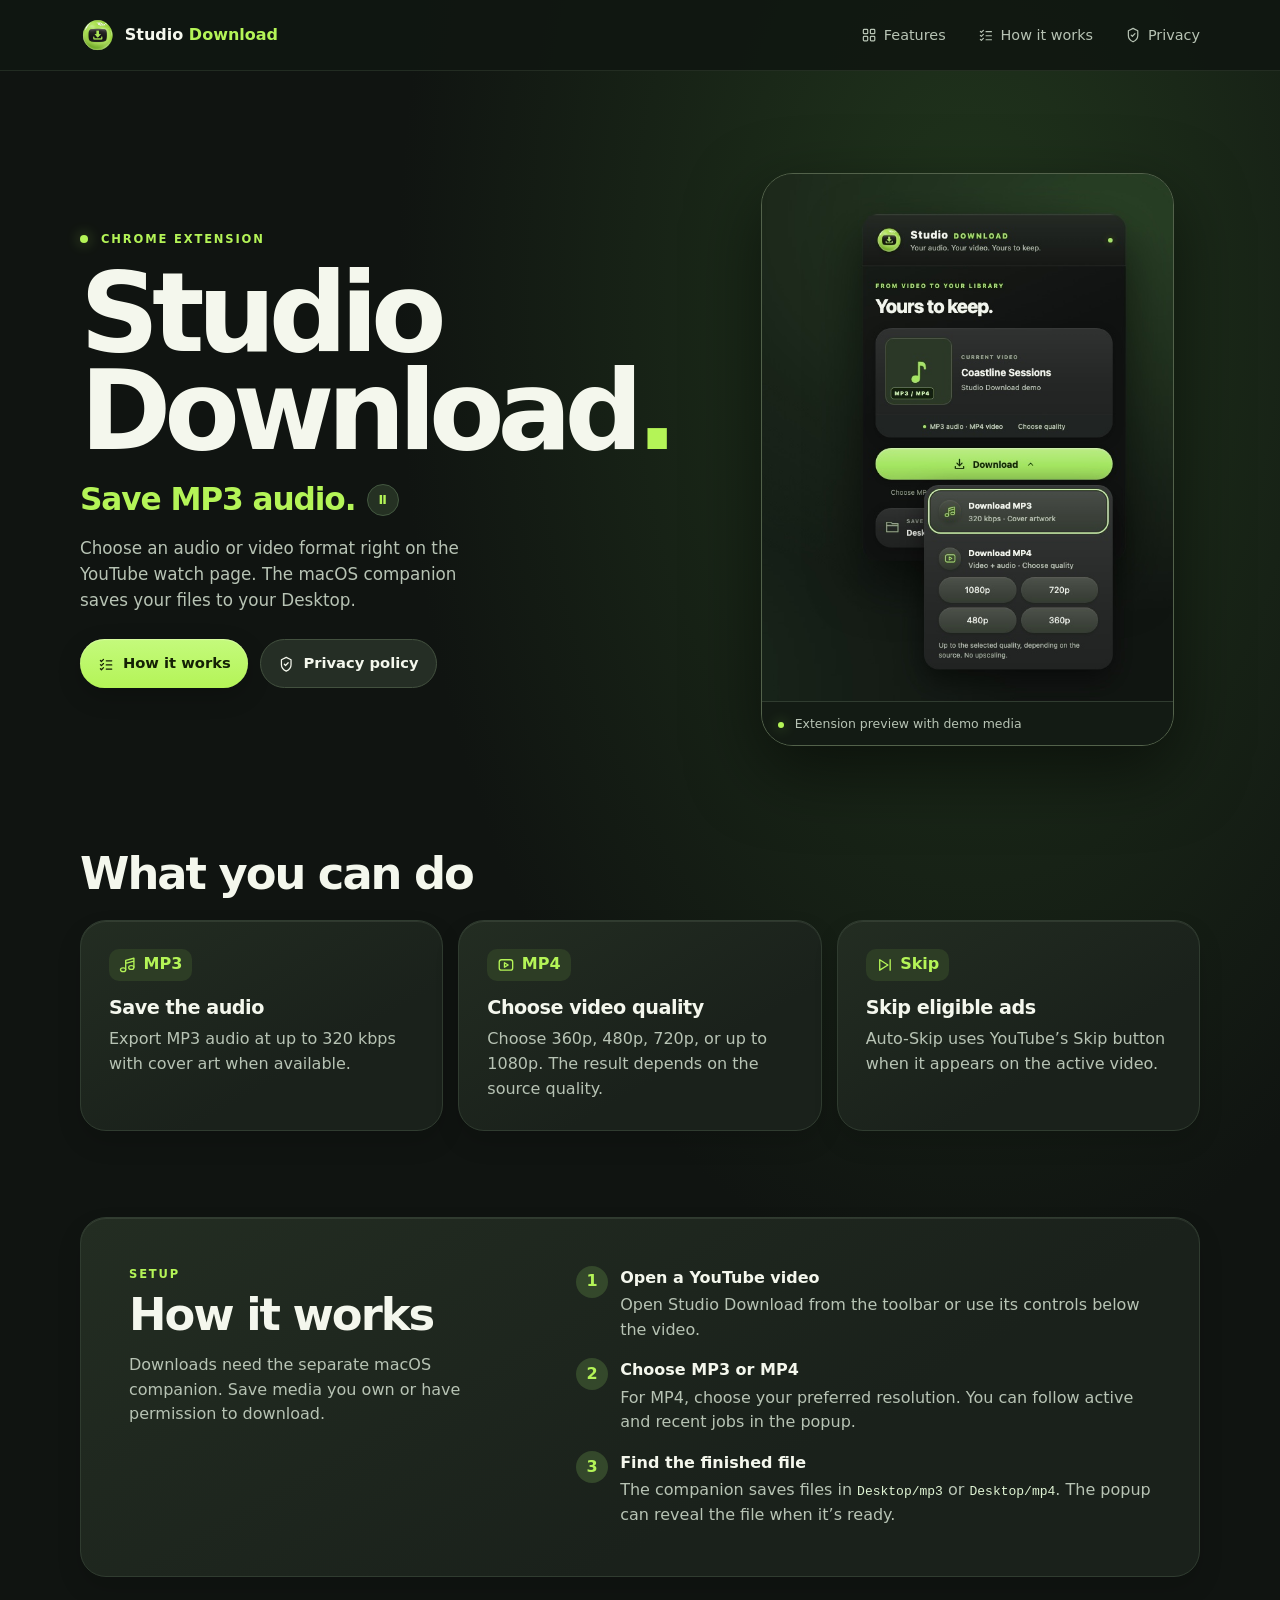
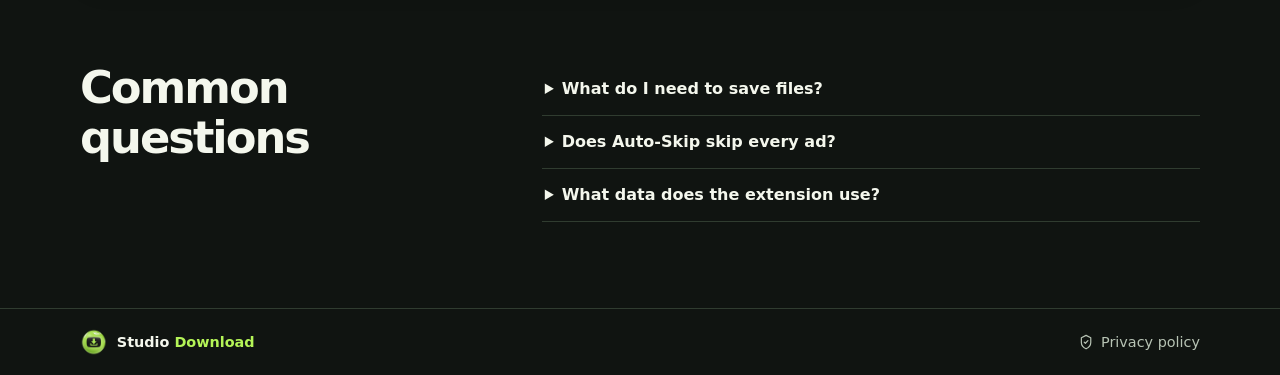
<file: index.html>
<!doctype html>
<html lang="en">
<head>
  <meta charset="utf-8">
  <meta name="viewport" content="width=device-width, initial-scale=1">
  <meta name="description" content="Studio Download adds MP3, MP4 and Auto-Skip controls to YouTube. Learn how it works, what it requires and how it handles your data.">
  <meta name="theme-color" content="#101411">
  <link rel="icon" href="./studio-download-icon.png" type="image/png">
  <link rel="stylesheet" href="./styles.css">
  <script src="./live-text.js" defer></script>
  <title>Studio Download · Audio & Video</title>
</head>
<body>
  <a class="skip-link" href="#main">Skip to content</a>
  <header class="site-header">
    <div class="nav-shell">
      <a class="brand" href="./"><img class="brand-mark" src="./studio-download-icon.png" width="36" height="36" alt=""><span>Studio <strong>Download</strong></span></a>
      <nav class="site-nav" aria-label="Main">
        <a href="#features"><svg class="icon" viewBox="0 0 24 24" aria-hidden="true" focusable="false"><rect x="3.5" y="3.5" width="6.5" height="6.5" rx="1.2"/><rect x="14" y="3.5" width="6.5" height="6.5" rx="1.2"/><rect x="3.5" y="14" width="6.5" height="6.5" rx="1.2"/><rect x="14" y="14" width="6.5" height="6.5" rx="1.2"/></svg>Features</a>
        <a href="#how-it-works"><svg class="icon" viewBox="0 0 24 24" aria-hidden="true" focusable="false"><path d="m3.5 6.5 1.5 1.5L8 5m-4.5 7.5L5 14l3-3m-4.5 7.5L5 20l3-3M12 7h8m-8 6h8m-8 6h8"/></svg>How it works</a>
        <a href="./privacy.html"><svg class="icon" viewBox="0 0 24 24" aria-hidden="true" focusable="false"><path d="M12 22s7-3.3 7-9.4V5.5L12 2 5 5.5v7.1C5 18.7 12 22 12 22Z"/><path d="m9.2 12 1.8 1.8 3.8-4"/></svg>Privacy</a>
      </nav>
    </div>
  </header>
  <main id="main">
    <section class="hero shell" aria-labelledby="hero-title">
      <div class="hero-copy">
        <p class="eyebrow"><span></span> Chrome extension</p>
        <h1 id="hero-title">Studio<br>Download<span>.</span></h1>
        <div class="live-line">
          <span class="sr-only">Save MP3 audio, save MP4 video, or skip eligible ads.</span>
          <span id="live-text" aria-hidden="true">Save MP3 audio.</span>
          <button id="motion-toggle" class="motion-toggle" type="button" hidden aria-label="Pause animated text" title="Pause animated text">Ⅱ</button>
        </div>
        <p class="intro">Choose an audio or video format right on the YouTube watch page. The macOS companion saves your files to your Desktop.</p>
        <div class="hero-actions">
          <a class="button button-primary" href="#how-it-works"><svg class="icon" viewBox="0 0 24 24" aria-hidden="true" focusable="false"><path d="m3.5 6.5 1.5 1.5L8 5m-4.5 7.5L5 14l3-3m-4.5 7.5L5 20l3-3M12 7h8m-8 6h8m-8 6h8"/></svg>How it works</a>
          <a class="button button-secondary" href="./privacy.html"><svg class="icon" viewBox="0 0 24 24" aria-hidden="true" focusable="false"><path d="M12 22s7-3.3 7-9.4V5.5L12 2 5 5.5v7.1C5 18.7 12 22 12 22Z"/><path d="m9.2 12 1.8 1.8 3.8-4"/></svg>Privacy policy</a>
        </div>
      </div>
      <figure class="preview">
        <div class="preview-image"><img src="./studio-download-preview.jpg" width="1280" height="800" alt="Studio Download popup showing MP3 with cover art and MP4 choices from 360p to 1080p for a demo video."></div>
        <figcaption><span></span> Extension preview with demo media</figcaption>
      </figure>
    </section>
    <section class="section shell" id="features" aria-labelledby="features-title">
      <h2 id="features-title">What you can do</h2>
      <div class="features">
        <article class="card"><span class="tag"><svg class="icon" viewBox="0 0 24 24" aria-hidden="true" focusable="false"><path d="M9 18V6l11-3v12M9 10l11-3"/><ellipse cx="5.5" cy="18.5" rx="3.5" ry="2.5"/><ellipse cx="16.5" cy="15.5" rx="3.5" ry="2.5"/></svg>MP3</span><h3>Save the audio</h3><p>Export MP3 audio at up to 320 kbps with cover art when available.</p></article>
        <article class="card"><span class="tag"><svg class="icon" viewBox="0 0 24 24" aria-hidden="true" focusable="false"><rect x="3" y="5" width="18" height="14" rx="3"/><path d="m10 9 5 3-5 3Z"/></svg>MP4</span><h3>Choose video quality</h3><p>Choose 360p, 480p, 720p, or up to 1080p. The result depends on the source quality.</p></article>
        <article class="card"><span class="tag"><svg class="icon" viewBox="0 0 24 24" aria-hidden="true" focusable="false"><path d="m5 5 11 7-11 7V5Zm14 0v14"/></svg>Skip</span><h3>Skip eligible ads</h3><p>Auto-Skip uses YouTube’s Skip button when it appears on the active video.</p></article>
      </div>
    </section>
    <section class="section shell" id="how-it-works" aria-labelledby="steps-title">
      <div class="steps-card">
        <div><p class="eyebrow">Setup</p><h2 id="steps-title">How it works</h2><p>Downloads need the separate macOS companion. Save media you own or have permission to download.</p></div>
        <ol class="steps">
          <li><div><strong>Open a YouTube video</strong><p>Open Studio Download from the toolbar or use its controls below the video.</p></div></li>
          <li><div><strong>Choose MP3 or MP4</strong><p>For MP4, choose your preferred resolution. You can follow active and recent jobs in the popup.</p></div></li>
          <li><div><strong>Find the finished file</strong><p>The companion saves files in <code>Desktop/mp3</code> or <code>Desktop/mp4</code>. The popup can reveal the file when it’s ready.</p></div></li>
        </ol>
      </div>
    </section>
    <section class="section shell faq" aria-labelledby="faq-title">
      <h2 id="faq-title">Common questions</h2>
      <div>
        <details><summary>What do I need to save files?</summary><p>Use Chrome and install the Studio Download macOS companion separately. The companion performs the download and conversion.</p></details>
        <details><summary>Does Auto-Skip skip every ad?</summary><p>It works when YouTube shows a usable Skip button. Ads without one can still play.</p></details>
        <details><summary>What data does the extension use?</summary><p>It reads details about the current YouTube video and stores recent jobs locally. The companion contacts YouTube’s media services when you request a download. <a href="./privacy.html">Read the full privacy policy</a>.</p></details>
      </div>
    </section>
  </main>
  <footer class="site-footer">
    <div class="nav-shell">
      <a class="brand" href="./index.html"><img class="brand-mark" src="./studio-download-icon.png" width="28" height="28" alt=""><span>Studio <strong>Download</strong></span></a>
      <a class="footer-link" href="./privacy.html"><svg class="icon" viewBox="0 0 24 24" aria-hidden="true" focusable="false"><path d="M12 22s7-3.3 7-9.4V5.5L12 2 5 5.5v7.1C5 18.7 12 22 12 22Z"/><path d="m9.2 12 1.8 1.8 3.8-4"/></svg>Privacy policy</a>
    </div>
  </footer>
</body>
</html>
</file>
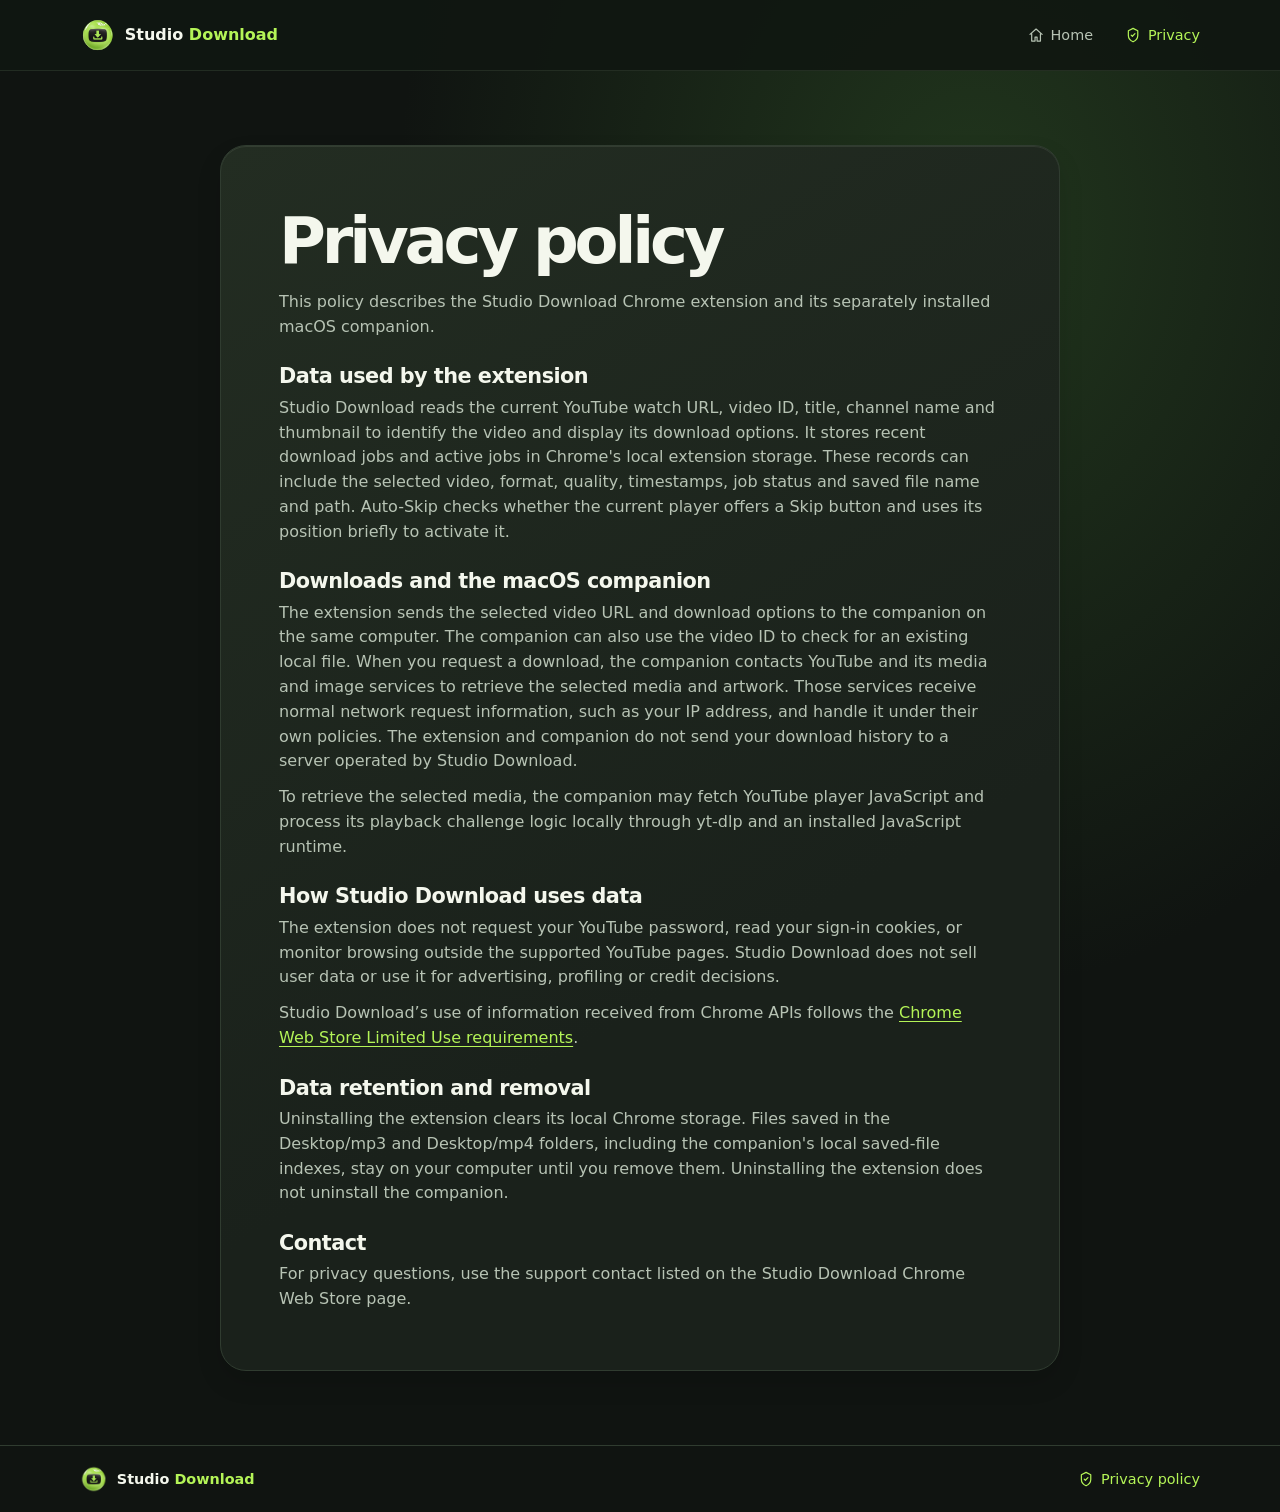
<file: privacy.html>
<!doctype html>
<html lang="en">
<head>
  <meta charset="utf-8">
  <meta name="viewport" content="width=device-width, initial-scale=1">
  <meta name="description" content="How Studio Download handles data in its Chrome extension and macOS companion.">
  <meta name="color-scheme" content="dark">
  <title>Privacy policy | Studio Download</title>
  <link rel="icon" href="./studio-download-icon.png" type="image/png">
  <link rel="stylesheet" href="./styles.css">
</head>
<body>
  <header class="site-header">
    <div class="nav-shell">
      <a class="brand" href="./index.html">
        <img class="brand-mark" src="./studio-download-icon.png" width="36" height="36" alt="">
        <span>Studio <strong>Download</strong></span>
      </a>
      <nav class="site-nav" aria-label="Main navigation">
        <a href="./index.html"><svg class="icon" viewBox="0 0 24 24" aria-hidden="true" focusable="false"><path d="m3 11 9-8 9 8M5.5 9.5V21h5v-6h3v6h5V9.5"/></svg>Home</a>
        <a href="./privacy.html" aria-current="page"><svg class="icon" viewBox="0 0 24 24" aria-hidden="true" focusable="false"><path d="M12 22s7-3.3 7-9.4V5.5L12 2 5 5.5v7.1C5 18.7 12 22 12 22Z"/><path d="m9.2 12 1.8 1.8 3.8-4"/></svg>Privacy</a>
      </nav>
    </div>
  </header>

  <main class="policy-main">
    <article class="policy-shell">
      <header>
        <h1>Privacy policy</h1>
        <p>This policy describes the Studio Download Chrome extension and its separately installed macOS companion.</p>
      </header>

      <section aria-labelledby="extension-data">
        <h2 id="extension-data">Data used by the extension</h2>
        <p>Studio Download reads the current YouTube watch URL, video ID, title, channel name and thumbnail to identify the video and display its download options. It stores recent download jobs and active jobs in Chrome's local extension storage. These records can include the selected video, format, quality, timestamps, job status and saved file name and path. Auto-Skip checks whether the current player offers a Skip button and uses its position briefly to activate it.</p>
      </section>

      <section aria-labelledby="companion">
        <h2 id="companion">Downloads and the macOS companion</h2>
        <p>The extension sends the selected video URL and download options to the companion on the same computer. The companion can also use the video ID to check for an existing local file. When you request a download, the companion contacts YouTube and its media and image services to retrieve the selected media and artwork. Those services receive normal network request information, such as your IP address, and handle it under their own policies. The extension and companion do not send your download history to a server operated by Studio Download.</p>
        <p>To retrieve the selected media, the companion may fetch YouTube player JavaScript and process its playback challenge logic locally through yt-dlp and an installed JavaScript runtime.</p>
      </section>

      <section aria-labelledby="use">
        <h2 id="use">How Studio Download uses data</h2>
        <p>The extension does not request your YouTube password, read your sign-in cookies, or monitor browsing outside the supported YouTube pages. Studio Download does not sell user data or use it for advertising, profiling or credit decisions.</p>
        <p>Studio Download’s use of information received from Chrome APIs follows the <a href="https://developer.chrome.com/docs/webstore/program-policies/limited-use">Chrome Web Store Limited Use requirements</a>.</p>
      </section>

      <section aria-labelledby="removal">
        <h2 id="removal">Data retention and removal</h2>
        <p>Uninstalling the extension clears its local Chrome storage. Files saved in the Desktop/mp3 and Desktop/mp4 folders, including the companion's local saved-file indexes, stay on your computer until you remove them. Uninstalling the extension does not uninstall the companion.</p>
      </section>

      <section aria-labelledby="contact">
        <h2 id="contact">Contact</h2>
        <p>For privacy questions, use the support contact listed on the Studio Download Chrome Web Store page.</p>
      </section>
    </article>
  </main>

  <footer class="site-footer">
    <div class="nav-shell">
      <a class="brand" href="./index.html"><img class="brand-mark" src="./studio-download-icon.png" width="28" height="28" alt=""><span>Studio <strong>Download</strong></span></a>
      <a class="footer-link" href="./privacy.html" aria-current="page"><svg class="icon" viewBox="0 0 24 24" aria-hidden="true" focusable="false"><path d="M12 22s7-3.3 7-9.4V5.5L12 2 5 5.5v7.1C5 18.7 12 22 12 22Z"/><path d="m9.2 12 1.8 1.8 3.8-4"/></svg>Privacy policy</a>
    </div>
  </footer>
</body>
</html>
</file>
<file: styles.css>
:root{color-scheme:dark;--bg:#101411;--panel:#1a211b;--edge:#303c30;--ink:#f4f7ed;--muted:#b7c3b4;--lime:#b4f457;--dark:#152105;--radius:26px;--shell:min(1120px,calc(100% - 48px));font-family:Inter,system-ui,-apple-system,BlinkMacSystemFont,"Segoe UI",sans-serif}
*,*::before,*::after{box-sizing:border-box}
body{margin:0;background:radial-gradient(ellipse at 76% 15%,#21361d 0,transparent 36rem),var(--bg);color:var(--ink);line-height:1.55}
a{color:inherit;text-underline-offset:.2em}
a:focus-visible,button:focus-visible,summary:focus-visible{outline:2px solid var(--lime);outline-offset:5px}
img{display:block;max-width:100%}
h1,h2,h3,p,figure{margin:0}
h2{font-size:clamp(1.8rem,3.5vw,2.8rem);letter-spacing:-.045em;line-height:1.12}
p{color:var(--muted)}
.shell,.nav-shell{width:var(--shell);margin-inline:auto}
.site-header{border-bottom:1px solid #a5c39521;background:#101611e8}
.nav-shell{display:flex;align-items:center;justify-content:space-between;gap:1rem;min-height:70px}
.brand{display:inline-flex;gap:.55rem;align-items:center;text-decoration:none;font-weight:800;white-space:nowrap}
.brand strong{color:var(--lime)}
.brand-mark{width:36px;height:36px;object-fit:contain}
.icon{width:1.12em;height:1.12em;flex:none;fill:none;stroke:currentColor;stroke-width:1.8;stroke-linecap:round;stroke-linejoin:round}
.site-nav{display:flex;gap:clamp(.7rem,3vw,2rem);align-items:center}
.site-nav a,.footer-link{display:inline-flex;align-items:center;gap:.42rem;color:var(--muted);text-decoration:none;font-size:.9rem;white-space:nowrap}
.site-nav a:hover,.site-nav a[aria-current="page"],.footer-link:hover,.footer-link[aria-current="page"]{color:var(--lime)}
.hero{display:grid;grid-template-columns:1.06fr .94fr;align-items:center;gap:clamp(28px,7vw,110px);padding-block:clamp(54px,8vw,105px)}
.eyebrow{color:var(--lime);font-size:.72rem;font-weight:800;letter-spacing:.16em;text-transform:uppercase}
.eyebrow span,.preview figcaption span{display:inline-block;width:8px;height:8px;border-radius:50%;background:var(--lime);margin-right:.45rem;box-shadow:0 0 14px #b4f4587f}
.hero h1{font-size:clamp(3.25rem,8.6vw,7.6rem);letter-spacing:-.065em;line-height:.89;margin:1rem 0 1.25rem}
.hero h1 span,.live-line{color:var(--lime)}
.live-line{display:flex;align-items:center;gap:.7rem;font-size:clamp(1.18rem,3vw,1.95rem);line-height:1.2;font-weight:760;min-height:2.2rem;letter-spacing:-.035em}
.live-line.swap #live-text{animation:appear .32s ease-out}
@keyframes appear{from{opacity:0;transform:translateY(.24em)}to{opacity:1;transform:translateY(0)}}
.motion-toggle{background:#253123;color:var(--lime);border:1px solid #435840;border-radius:50%;width:2rem;height:2rem;font:inherit;font-size:.8rem;cursor:pointer;flex:none}
.intro{max-width:38ch;margin-top:1rem;font-size:1.05rem}
.hero-actions{display:flex;flex-wrap:wrap;gap:.7rem;margin-top:1.65rem}
.button{display:inline-flex;align-items:center;gap:.55rem;border-radius:999px;padding:.77rem 1.1rem;text-decoration:none;font-weight:750;font-size:.92rem}
.button-primary{background:linear-gradient(#c4fa7c,var(--lime));color:var(--dark);box-shadow:inset 0 1px 1px #efffcd80,0 8px 24px #0003}
.button-secondary{background:#252e25;border:1px solid #43513f}
.button:hover{filter:brightness(1.12)}
.preview{position:relative;overflow:hidden;isolation:isolate;border-radius:32px;border:1px solid #53624b;background:#1a261a;box-shadow:0 25px 70px #0008,inset 0 1px 0 #e7ffcb25;max-width:440px;width:100%;justify-self:end}
.preview-image{aspect-ratio: .78;overflow:hidden}
.preview-image img{width:100%;height:100%;object-fit:cover;object-position:90% center}
.preview figcaption{font-size:.78rem;padding:.74rem 1rem;background:#131b14;color:var(--muted);border-top:1px solid var(--edge)}
.preview figcaption span{width:6px;height:6px}
.section{padding-bottom:clamp(45px,7vw,86px);scroll-margin-top:1.4rem}
.features{display:grid;grid-template-columns:repeat(3,1fr);gap:15px;margin-top:1.3rem}
.card,.steps-card,.policy-shell{border:1px solid var(--edge);border-radius:var(--radius);background:linear-gradient(150deg,#232d22,var(--panel) 65%);box-shadow:inset 0 1px 0 #efffe015,0 12px 24px #0002}
.card{padding:clamp(18px,3vw,28px)}
.tag{display:inline-flex;gap:.42rem;background:#2d3d25;color:var(--lime);font-weight:800;min-height:32px;align-items:center;padding:0 .62rem;border-radius:10px}
.card h3{font-size:1.2rem;letter-spacing:-.025em;margin:.7rem 0 .3rem}
.steps-card{display:grid;grid-template-columns:.8fr 1.2fr;gap:clamp(20px,5vw,64px);padding:clamp(22px,5vw,48px)}
.steps-card h2{margin:.4rem 0 .8rem}
.steps{margin:0;padding:0;counter-reset:step;list-style:none}
.steps li{display:flex;gap:.75rem;align-items:flex-start;counter-increment:step}
.steps li+li{margin-top:1rem}
.steps li::before{content:counter(step);display:grid;place-items:center;width:32px;height:32px;flex:none;border-radius:50%;background:#34482b;color:var(--lime);font-weight:800}
.steps p{margin-top:.15rem}
code{overflow-wrap:anywhere;color:#e0f4d4}
.faq{display:grid;grid-template-columns:.8fr 1.2fr;gap:1.5rem}
details{border-bottom:1px solid var(--edge);padding:.85rem .15rem}
summary{cursor:pointer;font-weight:700}
details p{margin-top:.55rem}
details a,.policy-shell a{color:var(--lime)}
.site-footer{border-top:1px solid var(--edge);color:var(--muted)}
.site-footer .nav-shell{min-height:66px}
.site-footer .brand{color:var(--ink);font-size:.9rem}
.site-footer .brand-mark{width:28px;height:28px}
.policy-main{width:min(840px,calc(100% - 36px));margin:clamp(26px,7vw,74px) auto}
.policy-shell{padding:clamp(22px,6vw,58px)}
.policy-shell h1{font-size:clamp(2.3rem,7vw,4rem);letter-spacing:-.065em;line-height:1.02;margin:.3rem 0 1rem}
.policy-shell h2{font-size:1.3rem;letter-spacing:-.025em;margin:0 0 .45rem}
.policy-shell section{margin-top:1.6rem}
.policy-shell p+p{margin-top:.7rem}
.sr-only,.skip-link:not(:focus){position:absolute;width:1px;height:1px;overflow:hidden;clip-path:inset(50%);white-space:nowrap}
.skip-link:focus{position:fixed;z-index:3;top:1rem;left:1rem;background:var(--lime);color:var(--dark);padding:.55rem .75rem;border-radius:.4rem}
@media(max-width:720px){:root{--shell:calc(100% - 32px)}.hero{grid-template-columns:1fr;gap:1.75rem;padding-block:52px}.preview{justify-self:start;max-width:390px}.features,.steps-card,.faq{grid-template-columns:1fr}.features{gap:.7rem}.site-nav{gap:.68rem}.site-nav a{font-size:.8rem}}
@media(max-width:510px){.site-header .nav-shell{flex-wrap:wrap;gap:.45rem;padding-block:.65rem}.site-nav{width:100%;justify-content:space-between;gap:.5rem}.site-nav a,.footer-link{font-size:.8rem}}
@media(max-width:450px){.nav-shell{min-height:60px}.hero h1{font-size:clamp(3rem,14vw,5rem)}.preview{max-width:100%}}
@media(prefers-reduced-motion:reduce){*,*::before,*::after{animation:none!important;transition:none!important}}
</file>
